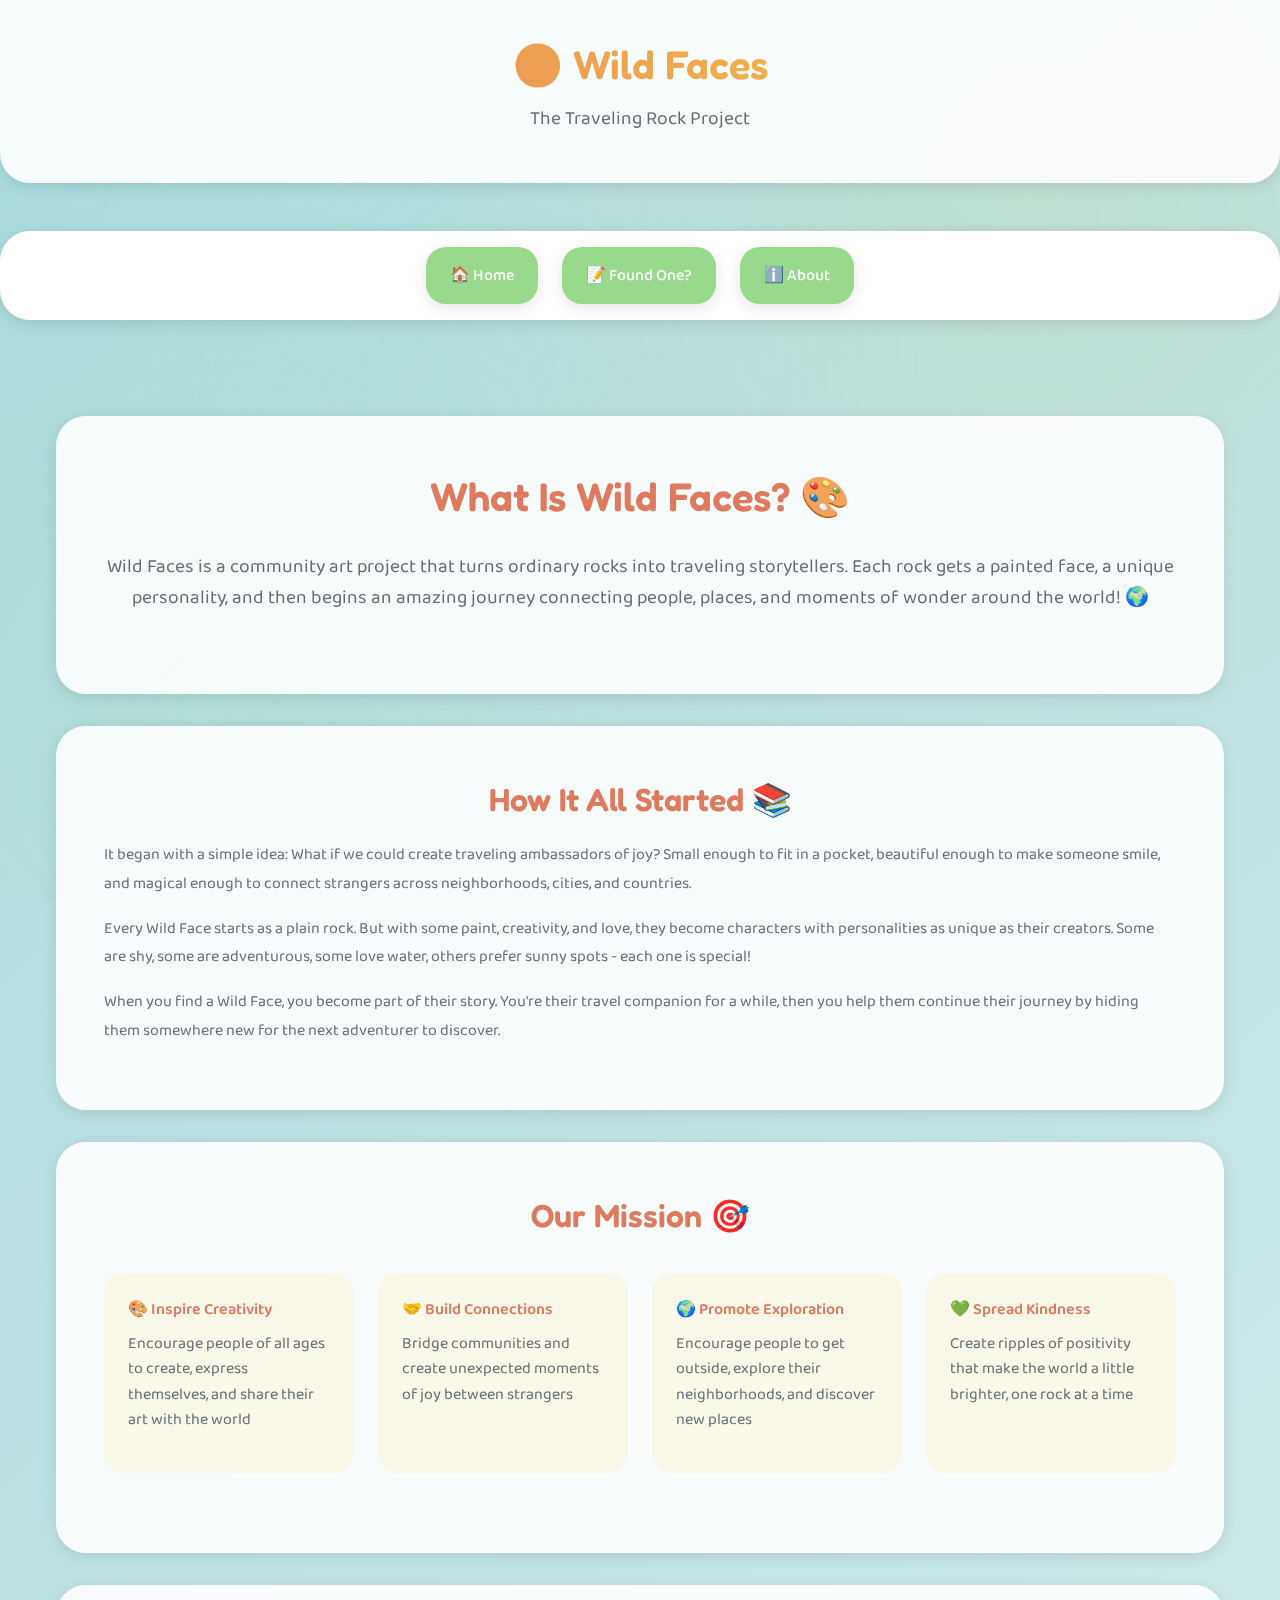
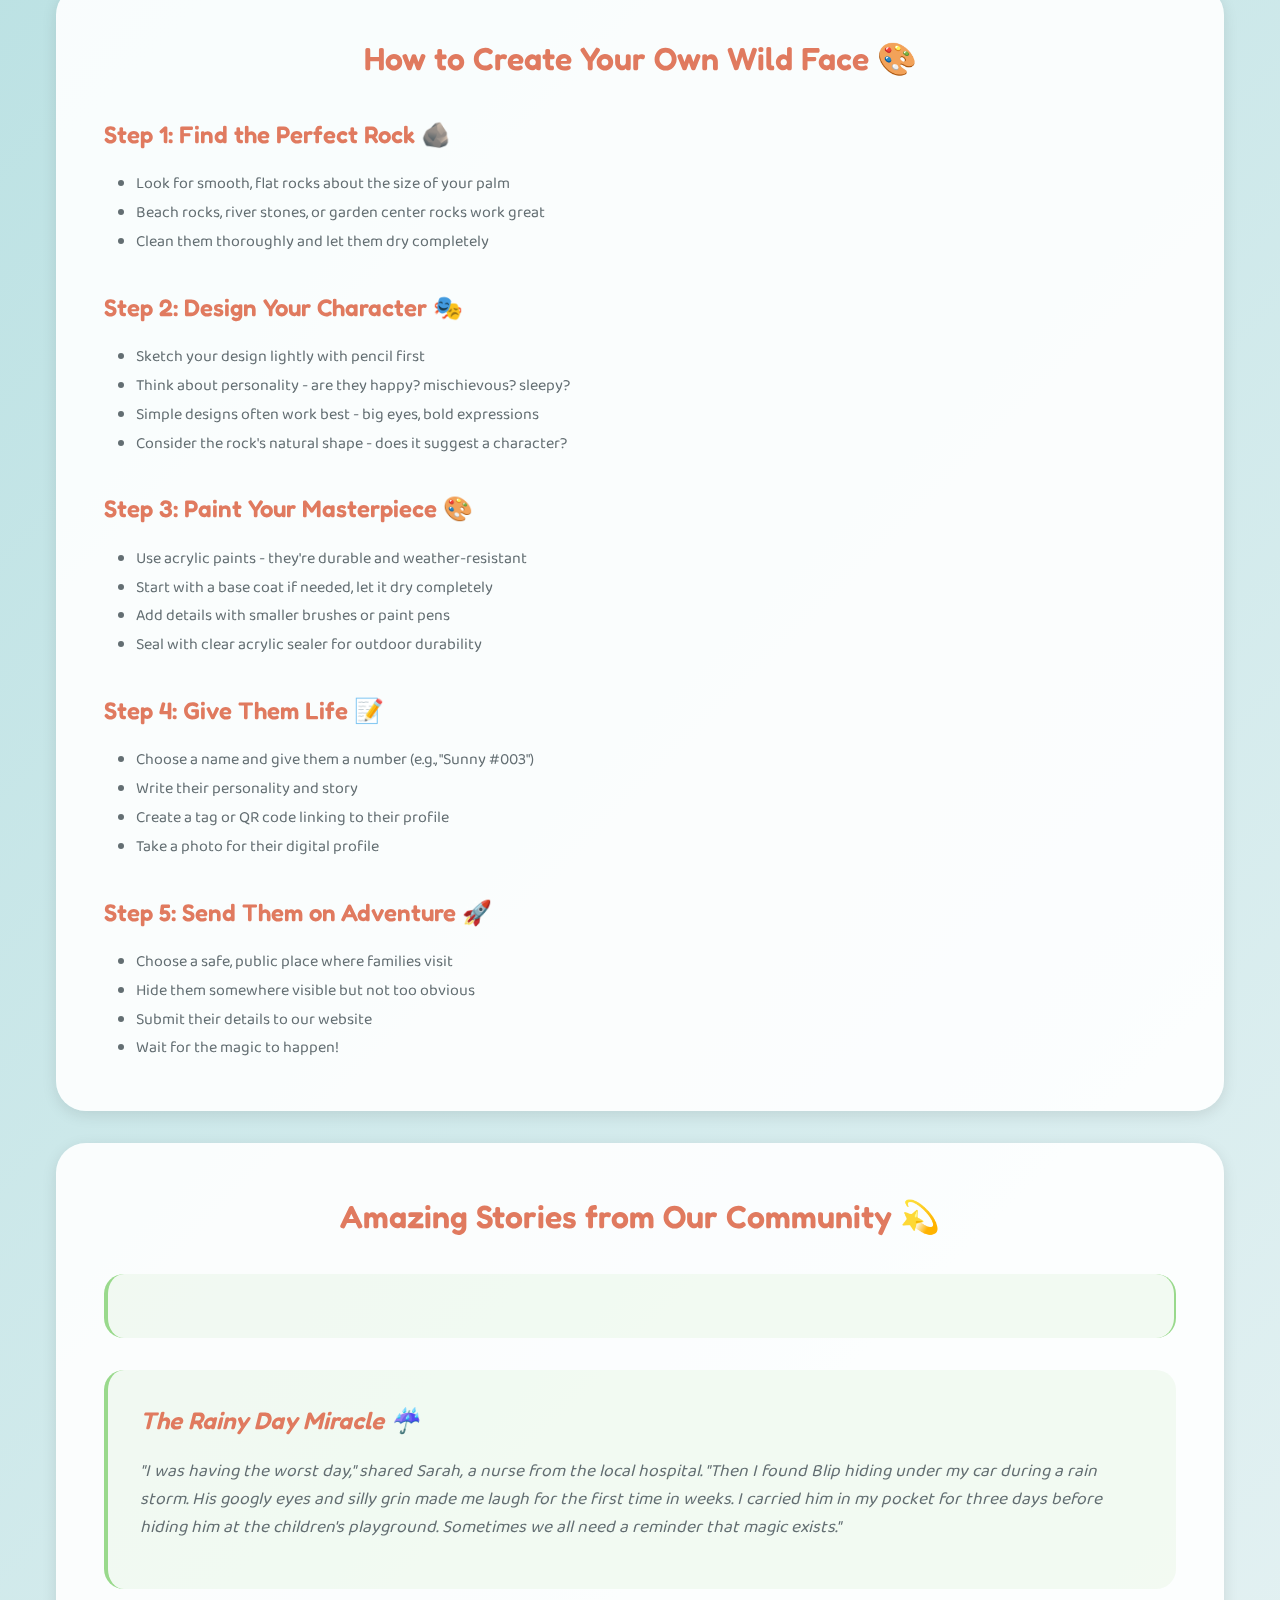
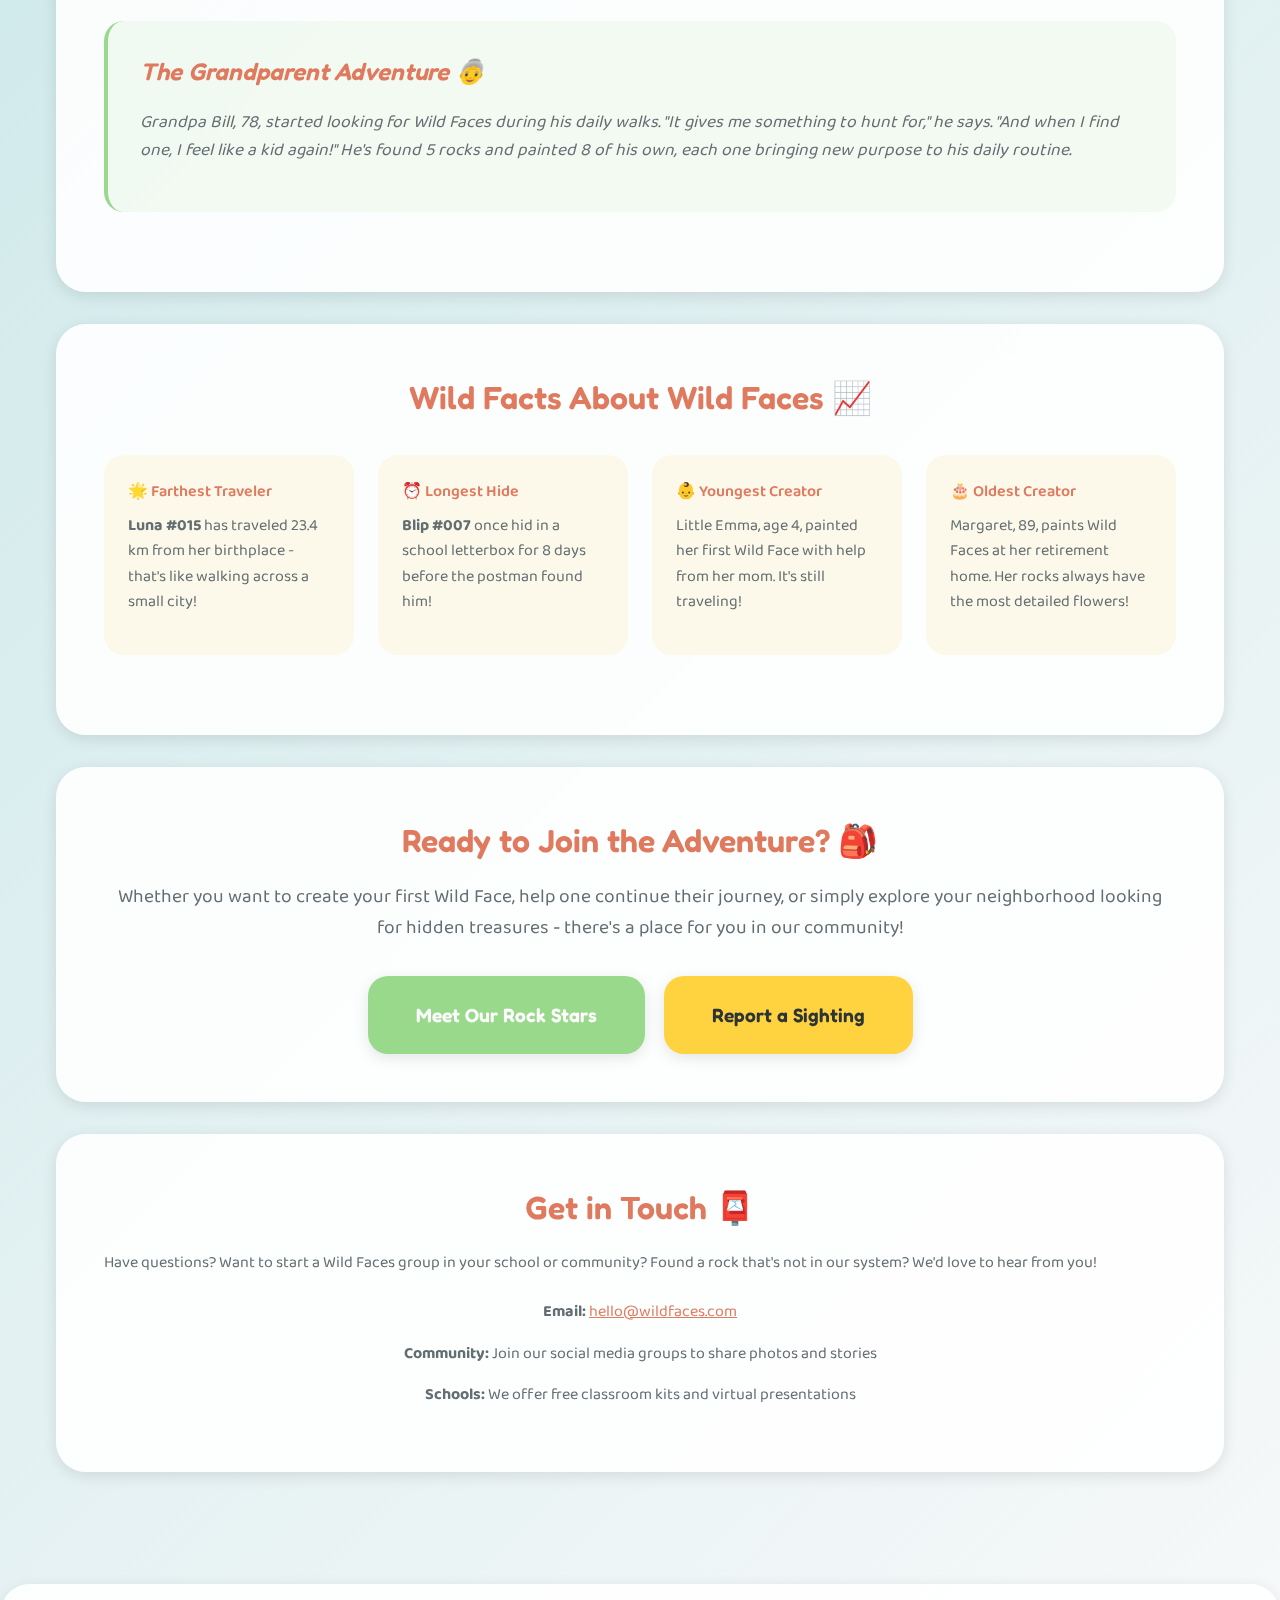
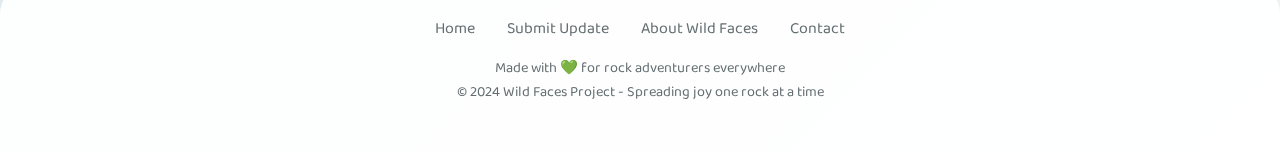
<file: wild-faces/about.html>
<!DOCTYPE html>
<html lang="en">
<head>
    <meta charset="UTF-8">
    <meta name="viewport" content="width=device-width, initial-scale=1.0">
    <title>About Wild Faces - The Story Behind the Project</title>
    <meta name="description" content="Learn about the Wild Faces project - how painted rocks with personalities travel the world, spreading joy and connecting communities through art and adventure.">
    <link rel="stylesheet" href="style.css">
</head>
<body>
    <header class="header">
        <div class="container">
            <h1 class="site-title">🌍 Wild Faces</h1>
            <p class="site-subtitle">The Traveling Rock Project</p>
        </div>
    </header>

    <nav class="nav">
        <div class="container">
            <ul class="nav-list">
                <li class="nav-item"><a href="index.html">🏠 Home</a></li>
                <li class="nav-item"><a href="submit.html">📝 Found One?</a></li>
                <li class="nav-item"><a href="about.html">ℹ️ About</a></li>
            </ul>
        </div>
    </nav>

    <main class="main-content">
        <div class="container">
            <!-- Hero Section -->
            <section class="intro-section">
                <h1>What Is Wild Faces? 🎨</h1>
                <p class="intro-text">
                    Wild Faces is a community art project that turns ordinary rocks into traveling storytellers. 
                    Each rock gets a painted face, a unique personality, and then begins an amazing journey 
                    connecting people, places, and moments of wonder around the world! 🌍
                </p>
            </section>

            <!-- The Story -->
            <section class="intro-section">
                <h2>How It All Started 📚</h2>
                <p style="text-align: left; color: var(--color-text-light); line-height: 1.8;">
                    It began with a simple idea: What if we could create traveling ambassadors of joy? 
                    Small enough to fit in a pocket, beautiful enough to make someone smile, and magical enough 
                    to connect strangers across neighborhoods, cities, and countries.
                </p>
                <p style="text-align: left; color: var(--color-text-light); line-height: 1.8;">
                    Every Wild Face starts as a plain rock. But with some paint, creativity, and love, 
                    they become characters with personalities as unique as their creators. Some are shy, 
                    some are adventurous, some love water, others prefer sunny spots - each one is special!
                </p>
                <p style="text-align: left; color: var(--color-text-light); line-height: 1.8;">
                    When you find a Wild Face, you become part of their story. You're their travel companion 
                    for a while, then you help them continue their journey by hiding them somewhere new for 
                    the next adventurer to discover.
                </p>
            </section>

            <!-- Mission -->
            <section class="intro-section">
                <h2>Our Mission 🎯</h2>
                <div class="rock-details">
                    <div class="detail-card">
                        <div class="detail-label">🎨 Inspire Creativity</div>
                        <p>Encourage people of all ages to create, express themselves, and share their art with the world</p>
                    </div>
                    <div class="detail-card">
                        <div class="detail-label">🤝 Build Connections</div>
                        <p>Bridge communities and create unexpected moments of joy between strangers</p>
                    </div>
                    <div class="detail-card">
                        <div class="detail-label">🌍 Promote Exploration</div>
                        <p>Encourage people to get outside, explore their neighborhoods, and discover new places</p>
                    </div>
                    <div class="detail-card">
                        <div class="detail-label">💚 Spread Kindness</div>
                        <p>Create ripples of positivity that make the world a little brighter, one rock at a time</p>
                    </div>
                </div>
            </section>

            <!-- How to Create -->
            <section class="intro-section">
                <h2>How to Create Your Own Wild Face 🎨</h2>
                <div style="text-align: left;">
                    <h3 style="color: var(--color-warm-clay); margin-top: 2rem;">Step 1: Find the Perfect Rock 🪨</h3>
                    <ul style="color: var(--color-text-light); line-height: 1.8; margin-left: 2rem;">
                        <li>Look for smooth, flat rocks about the size of your palm</li>
                        <li>Beach rocks, river stones, or garden center rocks work great</li>
                        <li>Clean them thoroughly and let them dry completely</li>
                    </ul>

                    <h3 style="color: var(--color-warm-clay); margin-top: 2rem;">Step 2: Design Your Character 🎭</h3>
                    <ul style="color: var(--color-text-light); line-height: 1.8; margin-left: 2rem;">
                        <li>Sketch your design lightly with pencil first</li>
                        <li>Think about personality - are they happy? mischievous? sleepy?</li>
                        <li>Simple designs often work best - big eyes, bold expressions</li>
                        <li>Consider the rock's natural shape - does it suggest a character?</li>
                    </ul>

                    <h3 style="color: var(--color-warm-clay); margin-top: 2rem;">Step 3: Paint Your Masterpiece 🎨</h3>
                    <ul style="color: var(--color-text-light); line-height: 1.8; margin-left: 2rem;">
                        <li>Use acrylic paints - they're durable and weather-resistant</li>
                        <li>Start with a base coat if needed, let it dry completely</li>
                        <li>Add details with smaller brushes or paint pens</li>
                        <li>Seal with clear acrylic sealer for outdoor durability</li>
                    </ul>

                    <h3 style="color: var(--color-warm-clay); margin-top: 2rem;">Step 4: Give Them Life 📝</h3>
                    <ul style="color: var(--color-text-light); line-height: 1.8; margin-left: 2rem;">
                        <li>Choose a name and give them a number (e.g., "Sunny #003")</li>
                        <li>Write their personality and story</li>
                        <li>Create a tag or QR code linking to their profile</li>
                        <li>Take a photo for their digital profile</li>
                    </ul>

                    <h3 style="color: var(--color-warm-clay); margin-top: 2rem;">Step 5: Send Them on Adventure 🚀</h3>
                    <ul style="color: var(--color-text-light); line-height: 1.8; margin-left: 2rem;">
                        <li>Choose a safe, public place where families visit</li>
                        <li>Hide them somewhere visible but not too obvious</li>
                        <li>Submit their details to our website</li>
                        <li>Wait for the magic to happen!</li>
                    </ul>
                </div>
            </section>

            <!-- Impact Stories -->
            <section class="intro-section">
                <h2>Amazing Stories from Our Community 💫</h2>
                
                <div class="rock-story">
                    <h3 style="color: var(--color-warm-clay);">The Classroom Connection 🏫</h3>
                    <p>Mrs. Johnson's 3rd grade class painted 12 Wild Faces as an art project. 
                    Six months later, they'd received updates from 3 different countries! 
                    The children now have pen pals in Australia, Canada, and Sweden - all because 
                    someone found their traveling rocks and wanted to share the experience.</p>
                </div>

                <div class="rock-story">
                    <h3 style="color: var(--color-warm-clay);">The Rainy Day Miracle ☔</h3>
                    <p>"I was having the worst day," shared Sarah, a nurse from the local hospital. 
                    "Then I found Blip hiding under my car during a rain storm. His googly eyes and 
                    silly grin made me laugh for the first time in weeks. I carried him in my pocket 
                    for three days before hiding him at the children's playground. Sometimes we all need 
                    a reminder that magic exists."</p>
                </div>

                <div class="rock-story">
                    <h3 style="color: var(--color-warm-clay);">The Grandparent Adventure 👵</h3>
                    <p>Grandpa Bill, 78, started looking for Wild Faces during his daily walks. 
                    "It gives me something to hunt for," he says. "And when I find one, I feel like 
                    a kid again!" He's found 5 rocks and painted 8 of his own, each one bringing 
                    new purpose to his daily routine.</p>
                </div>
            </section>

            <!-- Fun Facts -->
            <section class="intro-section">
                <h2>Wild Facts About Wild Faces 📈</h2>
                <div class="rock-details">
                    <div class="detail-card">
                        <div class="detail-label">🌟 Farthest Traveler</div>
                        <p><strong>Luna #015</strong> has traveled 23.4 km from her birthplace - that's like walking across a small city!</p>
                    </div>
                    <div class="detail-card">
                        <div class="detail-label">⏰ Longest Hide</div>
                        <p><strong>Blip #007</strong> once hid in a school letterbox for 8 days before the postman found him!</p>
                    </div>
                    <div class="detail-card">
                        <div class="detail-label">👶 Youngest Creator</div>
                        <p>Little Emma, age 4, painted her first Wild Face with help from her mom. It's still traveling!</p>
                    </div>
                    <div class="detail-card">
                        <div class="detail-label">🎂 Oldest Creator</div>
                        <p>Margaret, 89, paints Wild Faces at her retirement home. Her rocks always have the most detailed flowers!</p>
                    </div>
                </div>
            </section>

            <!-- Call to Action -->
            <section class="intro-section">
                <h2>Ready to Join the Adventure? 🎒</h2>
                <p class="intro-text">
                    Whether you want to create your first Wild Face, help one continue their journey, 
                    or simply explore your neighborhood looking for hidden treasures - there's a place 
                    for you in our community!
                </p>
                <div style="margin-top: 2rem;">
                    <a href="index.html" class="btn btn-large btn-primary">Meet Our Rock Stars</a>
                    <a href="submit.html" class="btn btn-large" style="margin-left: 1rem;">Report a Sighting</a>
                </div>
            </section>

            <!-- Contact -->
            <section class="intro-section">
                <h2>Get in Touch 📮</h2>
                <p style="text-align: left; color: var(--color-text-light);">
                    Have questions? Want to start a Wild Faces group in your school or community? 
                    Found a rock that's not in our system? We'd love to hear from you!
                </p>
                <div style="margin-top: 1.5rem;">
                    <p><strong>Email:</strong> <a href="mailto:hello@wildfaces.com" style="color: var(--color-warm-clay);">hello@wildfaces.com</a></p>
                    <p><strong>Community:</strong> Join our social media groups to share photos and stories</p>
                    <p><strong>Schools:</strong> We offer free classroom kits and virtual presentations</p>
                </div>
            </section>
        </div>
    </main>

    <footer class="footer">
        <div class="container">
            <ul class="footer-links">
                <li><a href="index.html">Home</a></li>
                <li><a href="submit.html">Submit Update</a></li>
                <li><a href="about.html">About Wild Faces</a></li>
                <li><a href="mailto:hello@wildfaces.com">Contact</a></li>
            </ul>
            <p style="color: var(--color-text-light); font-size: 0.9rem;">
                Made with 💚 for rock adventurers everywhere<br>
                © 2024 Wild Faces Project - Spreading joy one rock at a time
            </p>
        </div>
    </footer>

    <!-- Include JavaScript -->
    <script src="data.js"></script>
    <script src="script.js"></script>
</body>
</html>
</file>
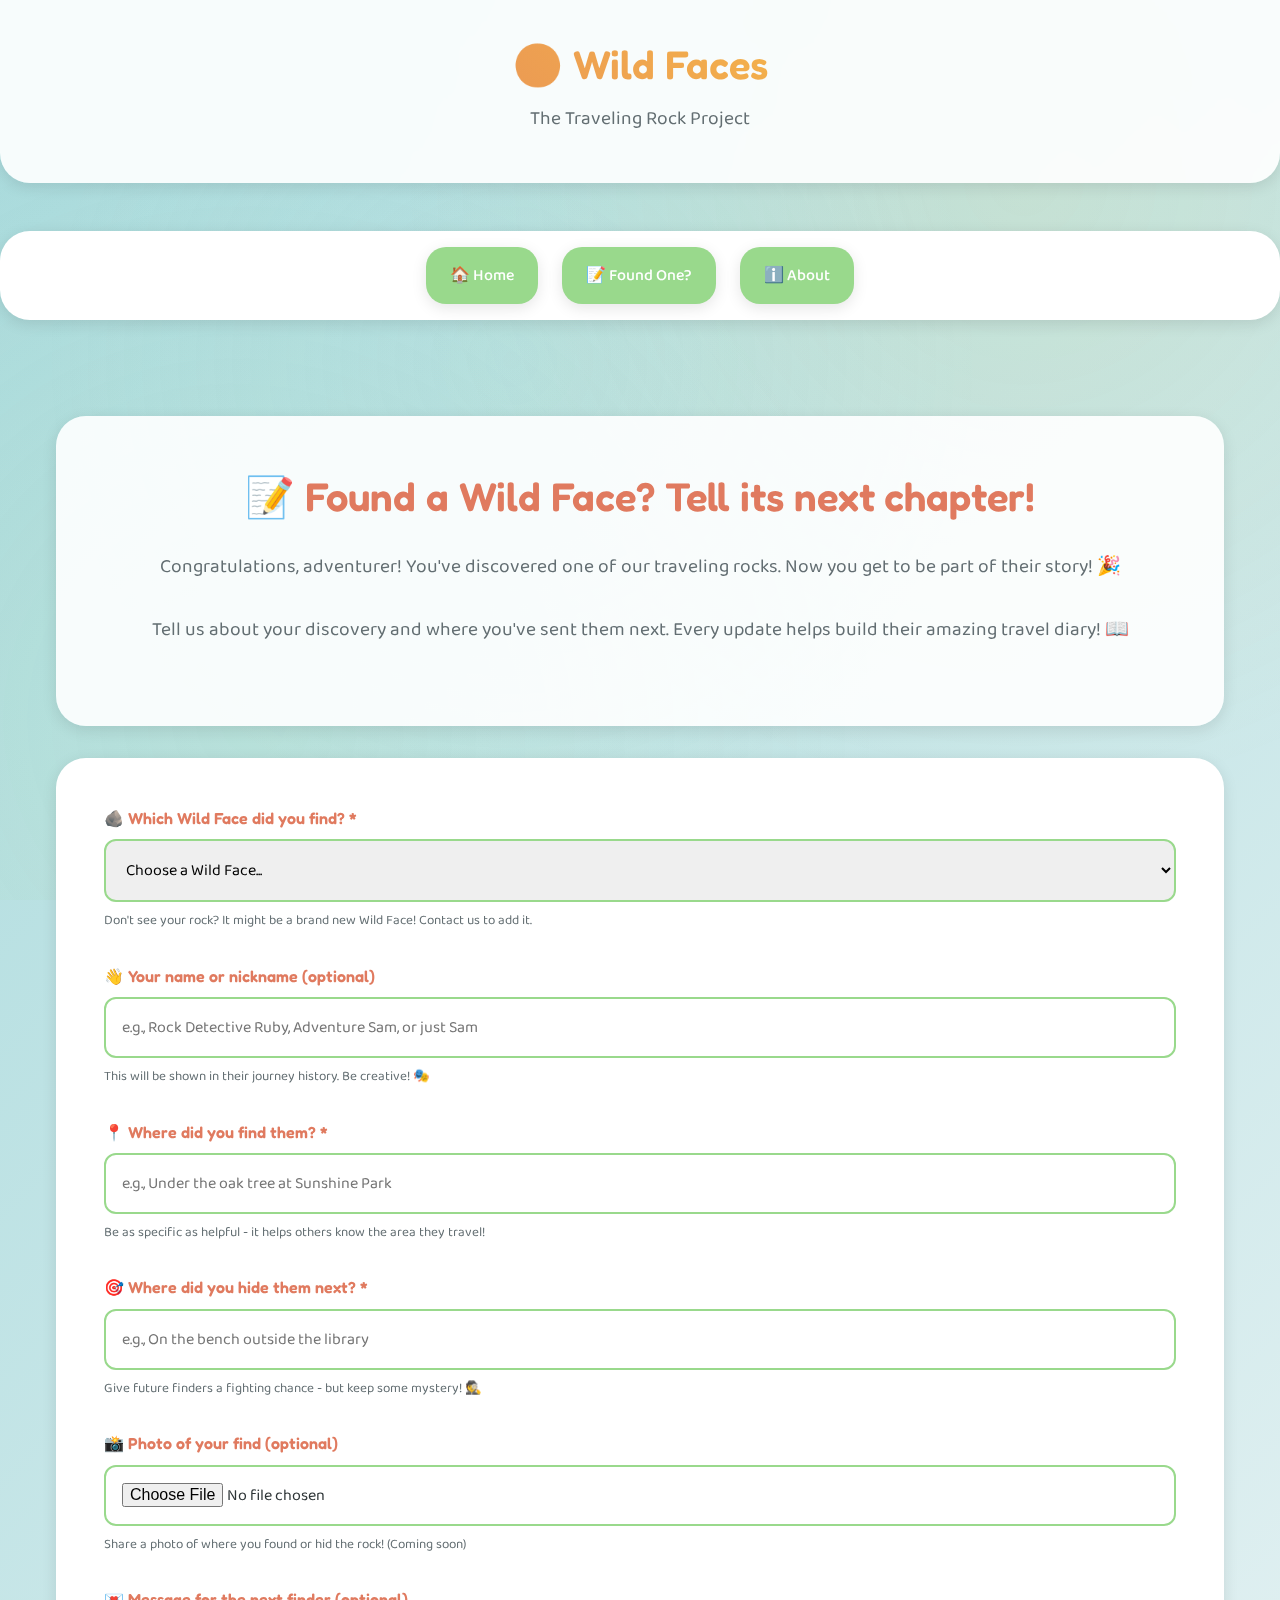
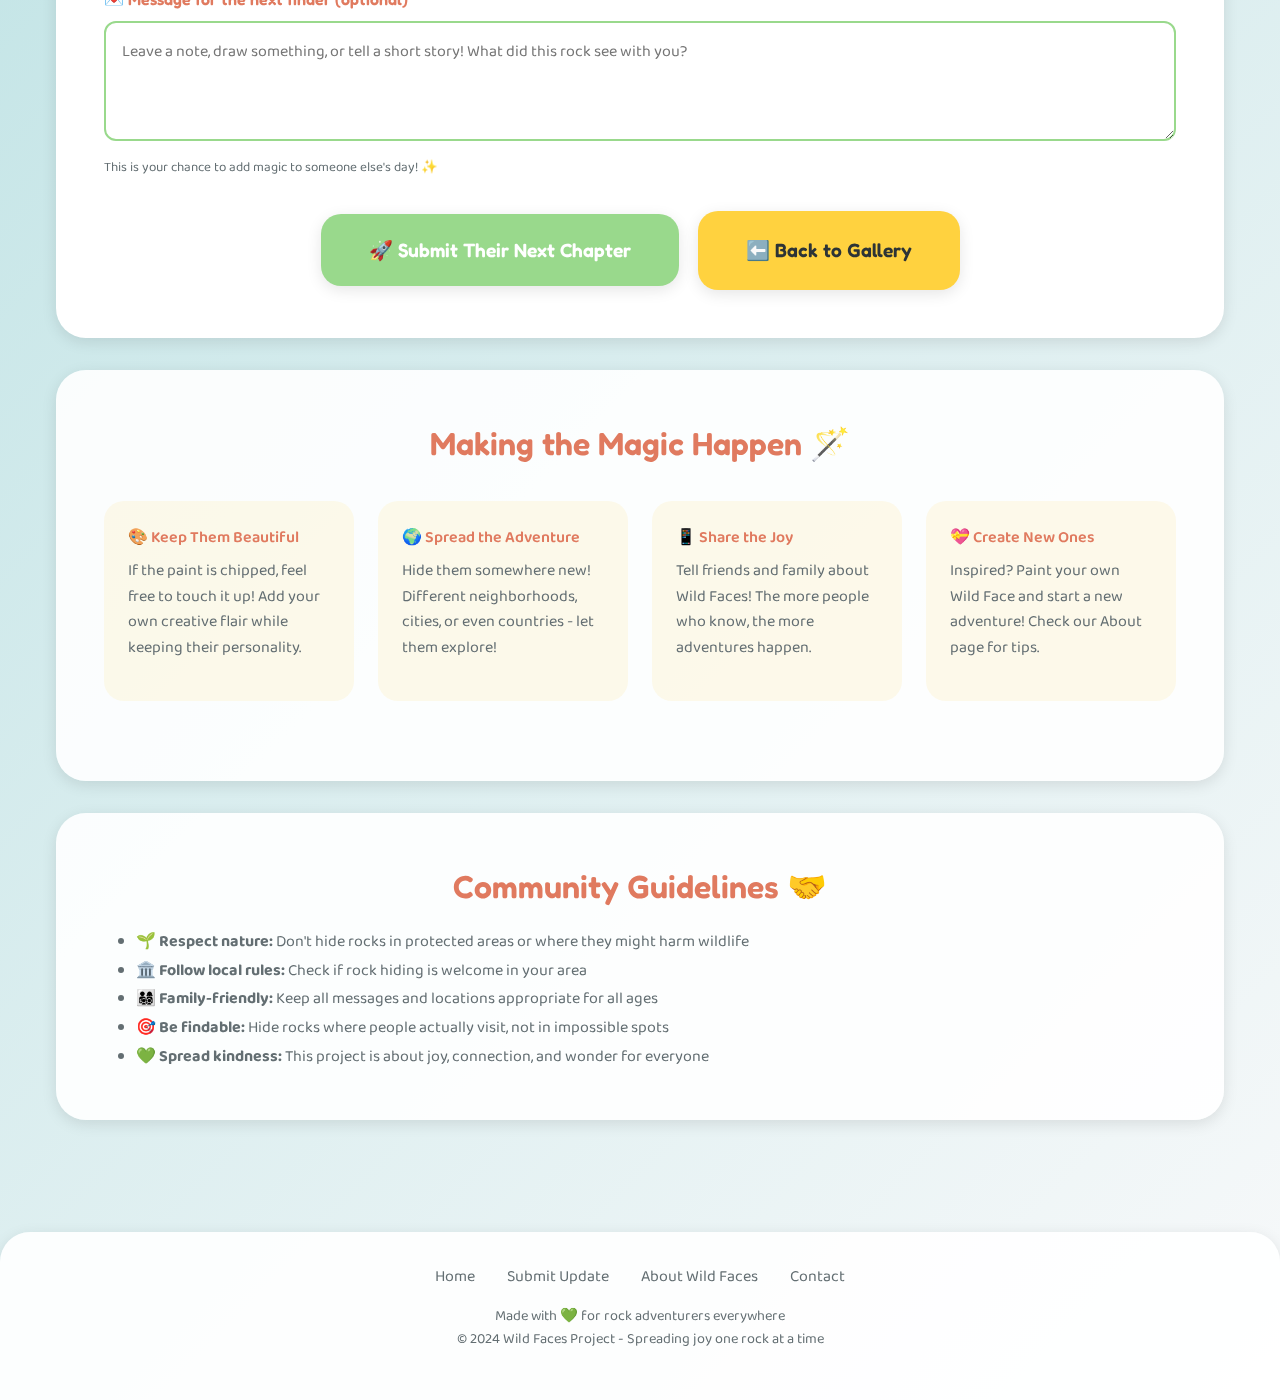
<file: wild-faces/submit.html>
<!DOCTYPE html>
<html lang="en">
<head>
    <meta charset="UTF-8">
    <meta name="viewport" content="width=device-width, initial-scale=1.0">
    <title>Found a Wild Face? - Wild Faces</title>
    <meta name="description" content="Found one of our traveling Wild Faces? Tell us about your discovery and help continue their journey around the world!">
    <link rel="stylesheet" href="style.css">
</head>
<body>
    <header class="header">
        <div class="container">
            <h1 class="site-title">🌍 Wild Faces</h1>
            <p class="site-subtitle">The Traveling Rock Project</p>
        </div>
    </header>

    <nav class="nav">
        <div class="container">
            <ul class="nav-list">
                <li class="nav-item"><a href="index.html">🏠 Home</a></li>
                <li class="nav-item"><a href="submit.html">📝 Found One?</a></li>
                <li class="nav-item"><a href="about.html">ℹ️ About</a></li>
            </ul>
        </div>
    </nav>

    <main class="main-content">
        <div class="container">
            <!-- Header Section -->
            <section class="intro-section">
                <h1>📝 Found a Wild Face? Tell its next chapter!</h1>
                <p class="intro-text">
                    Congratulations, adventurer! You've discovered one of our traveling rocks. 
                    Now you get to be part of their story! 🎉
                </p>
                <p class="intro-text">
                    Tell us about your discovery and where you've sent them next. 
                    Every update helps build their amazing travel diary! 📖
                </p>
            </section>

            <!-- Success Message (Hidden by default) -->
            <div id="success-message" class="success-message">
                <h3>🎉 Thank you, amazing rock traveler!</h3>
                <p>Your update has been added to the story! The Wild Face you found is so lucky to have met you. 
                Keep exploring and maybe you'll find another rock friend soon! 🌟</p>
            </div>

            <!-- Submission Form -->
            <div class="form-container">
                <form id="submit-form">
                    <div class="form-group">
                        <label for="rock-select" class="form-label">
                            🪨 Which Wild Face did you find? *
                        </label>
                        <select id="rock-select" name="rock-id" class="form-select" required>
                            <!-- Options will be populated by JavaScript -->
                            <option value="">Loading Wild Faces...</option>
                        </select>
                        <small style="color: var(--color-text-light); margin-top: 0.5rem; display: block;">
                            Don't see your rock? It might be a brand new Wild Face! Contact us to add it.
                        </small>
                    </div>

                    <div class="form-group">
                        <label for="finder-name" class="form-label">
                            👋 Your name or nickname (optional)
                        </label>
                        <input type="text" id="finder-name" name="finder-name" class="form-input" 
                               placeholder="e.g., Rock Detective Ruby, Adventure Sam, or just Sam">
                        <small style="color: var(--color-text-light); margin-top: 0.5rem; display: block;">
                            This will be shown in their journey history. Be creative! 🎭
                        </small>
                    </div>

                    <div class="form-group">
                        <label for="found-location" class="form-label">
                            📍 Where did you find them? *
                        </label>
                        <input type="text" id="found-location" name="found-location" class="form-input" 
                               placeholder="e.g., Under the oak tree at Sunshine Park" required>
                        <small style="color: var(--color-text-light); margin-top: 0.5rem; display: block;">
                            Be as specific as helpful - it helps others know the area they travel!
                        </small>
                    </div>

                    <div class="form-group">
                        <label for="hidden-location" class="form-label">
                            🎯 Where did you hide them next? *
                        </label>
                        <input type="text" id="hidden-location" name="hidden-location" class="form-input" 
                               placeholder="e.g., On the bench outside the library" required>
                        <small style="color: var(--color-text-light); margin-top: 0.5rem; display: block;">
                            Give future finders a fighting chance - but keep some mystery! 🕵️
                        </small>
                    </div>

                    <div class="form-group">
                        <label for="photo-upload" class="form-label">
                            📸 Photo of your find (optional)
                        </label>
                        <input type="file" id="photo-upload" name="photo" class="form-input" 
                               accept="image/*">
                        <small style="color: var(--color-text-light); margin-top: 0.5rem; display: block;">
                            Share a photo of where you found or hid the rock! (Coming soon)
                        </small>
                    </div>

                    <div class="form-group">
                        <label for="message" class="form-label">
                            💌 Message for the next finder (optional)
                        </label>
                        <textarea id="message" name="message" class="form-textarea" 
                                  placeholder="Leave a note, draw something, or tell a short story! What did this rock see with you?"></textarea>
                        <small style="color: var(--color-text-light); margin-top: 0.5rem; display: block;">
                            This is your chance to add magic to someone else's day! ✨
                        </small>
                    </div>

                    <div style="text-align: center; margin-top: 2rem;">
                        <button type="submit" class="btn btn-large btn-primary">
                            🚀 Submit Their Next Chapter
                        </button>
                        <a href="index.html" class="btn btn-large" style="margin-left: 1rem;">
                            ⬅️ Back to Gallery
                        </a>
                    </div>
                </form>
            </div>

            <!-- Tips Section -->
            <section class="intro-section">
                <h2>Making the Magic Happen 🪄</h2>
                <div class="rock-details">
                    <div class="detail-card">
                        <div class="detail-label">🎨 Keep Them Beautiful</div>
                        <p>If the paint is chipped, feel free to touch it up! Add your own creative flair while keeping their personality.</p>
                    </div>
                    <div class="detail-card">
                        <div class="detail-label">🌍 Spread the Adventure</div>
                        <p>Hide them somewhere new! Different neighborhoods, cities, or even countries - let them explore!</p>
                    </div>
                    <div class="detail-card">
                        <div class="detail-label">📱 Share the Joy</div>
                        <p>Tell friends and family about Wild Faces! The more people who know, the more adventures happen.</p>
                    </div>
                    <div class="detail-card">
                        <div class="detail-label">💝 Create New Ones</div>
                        <p>Inspired? Paint your own Wild Face and start a new adventure! Check our About page for tips.</p>
                    </div>
                </div>
            </section>

            <!-- Community Guidelines -->
            <section class="intro-section">
                <h2>Community Guidelines 🤝</h2>
                <div style="text-align: left;">
                    <ul style="color: var(--color-text-light); line-height: 1.8; margin-left: 2rem;">
                        <li>🌱 <strong>Respect nature:</strong> Don't hide rocks in protected areas or where they might harm wildlife</li>
                        <li>🏛️ <strong>Follow local rules:</strong> Check if rock hiding is welcome in your area</li>
                        <li>👨‍👩‍👧‍👦 <strong>Family-friendly:</strong> Keep all messages and locations appropriate for all ages</li>
                        <li>🎯 <strong>Be findable:</strong> Hide rocks where people actually visit, not in impossible spots</li>
                        <li>💚 <strong>Spread kindness:</strong> This project is about joy, connection, and wonder for everyone</li>
                    </ul>
                </div>
            </section>
        </div>
    </main>

    <footer class="footer">
        <div class="container">
            <ul class="footer-links">
                <li><a href="index.html">Home</a></li>
                <li><a href="submit.html">Submit Update</a></li>
                <li><a href="about.html">About Wild Faces</a></li>
                <li><a href="mailto:hello@wildfaces.com">Contact</a></li>
            </ul>
            <p style="color: var(--color-text-light); font-size: 0.9rem;">
                Made with 💚 for rock adventurers everywhere<br>
                © 2024 Wild Faces Project - Spreading joy one rock at a time
            </p>
        </div>
    </footer>

    <!-- Include JavaScript -->
    <script src="data.js"></script>
    <script src="script.js"></script>
</body>
</html>
</file>
<file: wild-faces/style.css>
/* Wild Faces - Whimsical Nature-Inspired Design System */

/* Import Google Fonts */
@import url('https://fonts.googleapis.com/css2?family=Fredoka:wght@300;400;500;600&family=Baloo+2:wght@400;500;600;700&display=swap');

/* CSS Variables for Design System */
:root {
  --color-sky-blue: #a8dadc;
  --color-leafy-green: #99d98c;
  --color-stone-gray: #9d9d9d;
  --color-sunflower-yellow: #ffd23f;
  --color-warm-clay: #e07a5f;
  --color-cream: #f8f9fa;
  --color-soft-white: #ffffff;
  --color-text-dark: #2d3436;
  --color-text-light: #636e72;
  
  --font-heading: 'Fredoka', cursive;
  --font-body: 'Baloo 2', cursive;
  
  --border-radius: 20px;
  --border-radius-small: 12px;
  --border-radius-large: 30px;
  
  --shadow-soft: 0 4px 15px rgba(0, 0, 0, 0.1);
  --shadow-hover: 0 8px 25px rgba(0, 0, 0, 0.15);
  
  --spacing-xs: 0.5rem;
  --spacing-sm: 1rem;
  --spacing-md: 1.5rem;
  --spacing-lg: 2rem;
  --spacing-xl: 3rem;
}

/* Reset and Base Styles */
* {
  margin: 0;
  padding: 0;
  box-sizing: border-box;
}

body {
  font-family: var(--font-body);
  background: linear-gradient(135deg, var(--color-sky-blue) 0%, var(--color-cream) 100%);
  min-height: 100vh;
  color: var(--color-text-dark);
  line-height: 1.6;
  overflow-x: hidden;
}

/* Background Pattern (Optional) */
body::before {
  content: '';
  position: fixed;
  top: 0;
  left: 0;
  width: 100%;
  height: 100%;
  background-image: 
    radial-gradient(circle at 20% 80%, rgba(153, 217, 140, 0.1) 0%, transparent 50%),
    radial-gradient(circle at 80% 20%, rgba(255, 210, 63, 0.1) 0%, transparent 50%),
    radial-gradient(circle at 40% 40%, rgba(168, 218, 220, 0.1) 0%, transparent 50%);
  pointer-events: none;
  z-index: -1;
}

/* Typography */
h1, h2, h3, h4, h5, h6 {
  font-family: var(--font-heading);
  font-weight: 600;
  margin-bottom: var(--spacing-sm);
}

h1 {
  font-size: 2.5rem;
  color: var(--color-warm-clay);
  text-align: center;
  margin-bottom: var(--spacing-md);
}

h2 {
  font-size: 2rem;
  color: var(--color-warm-clay);
}

h3 {
  font-size: 1.5rem;
  color: var(--color-text-dark);
}

p {
  margin-bottom: var(--spacing-sm);
  color: var(--color-text-light);
}

/* Container and Layout */
.container {
  max-width: 1200px;
  margin: 0 auto;
  padding: 0 var(--spacing-sm);
}

.main-content {
  min-height: calc(100vh - 200px);
  padding: var(--spacing-lg) 0;
}

/* Header */
.header {
  background: rgba(255, 255, 255, 0.9);
  backdrop-filter: blur(10px);
  border-radius: 0 0 var(--border-radius-large) var(--border-radius-large);
  padding: var(--spacing-lg) 0;
  margin-bottom: var(--spacing-xl);
  box-shadow: var(--shadow-soft);
}

.site-title {
  font-size: 2.5rem;
  background: linear-gradient(45deg, var(--color-warm-clay), var(--color-sunflower-yellow));
  -webkit-background-clip: text;
  -webkit-text-fill-color: transparent;
  background-clip: text;
  text-align: center;
  margin-bottom: var(--spacing-xs);
}

.site-subtitle {
  text-align: center;
  color: var(--color-text-light);
  font-size: 1.2rem;
  font-weight: 400;
}

/* Navigation */
.nav {
  background: var(--color-soft-white);
  border-radius: var(--border-radius-large);
  padding: var(--spacing-sm);
  margin: var(--spacing-lg) 0;
  box-shadow: var(--shadow-soft);
}

.nav-list {
  list-style: none;
  display: flex;
  justify-content: center;
  gap: var(--spacing-md);
  flex-wrap: wrap;
}

.nav-item a {
  display: inline-block;
  padding: var(--spacing-sm) var(--spacing-md);
  background: var(--color-leafy-green);
  color: white;
  text-decoration: none;
  border-radius: var(--border-radius);
  font-weight: 500;
  transition: all 0.3s ease;
  box-shadow: var(--shadow-soft);
}

.nav-item a:hover {
  background: var(--color-warm-clay);
  transform: translateY(-2px);
  box-shadow: var(--shadow-hover);
}

/* Rock Gallery Grid */
.rock-gallery {
  display: grid;
  grid-template-columns: repeat(auto-fit, minmax(300px, 1fr));
  gap: var(--spacing-lg);
  margin: var(--spacing-xl) 0;
}

.rock-card {
  background: var(--color-soft-white);
  border-radius: var(--border-radius-large);
  padding: var(--spacing-lg);
  text-align: center;
  box-shadow: var(--shadow-soft);
  transition: all 0.3s ease;
  cursor: pointer;
  text-decoration: none;
  color: inherit;
  border: 3px solid transparent;
}

.rock-card:hover {
  transform: translateY(-5px) scale(1.02);
  box-shadow: var(--shadow-hover);
  border-color: var(--color-sunflower-yellow);
}

.rock-image {
  width: 120px;
  height: 120px;
  border-radius: 50%;
  object-fit: cover;
  margin: 0 auto var(--spacing-md);
  border: 4px solid var(--color-leafy-green);
  box-shadow: var(--shadow-soft);
}

.rock-name {
  font-size: 1.5rem;
  font-weight: 600;
  color: var(--color-warm-clay);
  margin-bottom: var(--spacing-xs);
}

.rock-location {
  color: var(--color-text-light);
  font-size: 0.9rem;
  margin-bottom: var(--spacing-sm);
}

.rock-date {
  color: var(--color-stone-gray);
  font-size: 0.8rem;
  font-style: italic;
}

/* Rock Profile Page */
.rock-profile {
  background: var(--color-soft-white);
  border-radius: var(--border-radius-large);
  padding: var(--spacing-xl);
  margin: var(--spacing-lg) 0;
  box-shadow: var(--shadow-soft);
  text-align: center;
}

.rock-profile .rock-image {
  width: 200px;
  height: 200px;
  margin-bottom: var(--spacing-lg);
}

.rock-story {
  background: rgba(153, 217, 140, 0.1);
  border-radius: var(--border-radius);
  padding: var(--spacing-lg);
  margin: var(--spacing-lg) 0;
  border-left: 4px solid var(--color-leafy-green);
  font-style: italic;
  font-size: 1.1rem;
  text-align: left;
}

.rock-details {
  display: grid;
  grid-template-columns: repeat(auto-fit, minmax(250px, 1fr));
  gap: var(--spacing-md);
  margin: var(--spacing-lg) 0;
}

.detail-card {
  background: rgba(255, 210, 63, 0.1);
  border-radius: var(--border-radius);
  padding: var(--spacing-md);
  text-align: left;
}

.detail-label {
  font-weight: 600;
  color: var(--color-warm-clay);
  margin-bottom: var(--spacing-xs);
}

/* Sightings History */
.sightings-list {
  background: var(--color-soft-white);
  border-radius: var(--border-radius);
  padding: var(--spacing-lg);
  margin: var(--spacing-lg) 0;
  box-shadow: var(--shadow-soft);
}

.sighting-item {
  padding: var(--spacing-sm);
  border-bottom: 1px solid rgba(153, 217, 140, 0.3);
  display: flex;
  justify-content: space-between;
  align-items: center;
}

.sighting-item:last-child {
  border-bottom: none;
}

/* Buttons */
.btn {
  display: inline-block;
  padding: var(--spacing-sm) var(--spacing-lg);
  background: var(--color-sunflower-yellow);
  color: var(--color-text-dark);
  text-decoration: none;
  border-radius: var(--border-radius);
  font-weight: 600;
  font-family: var(--font-heading);
  border: none;
  cursor: pointer;
  transition: all 0.3s ease;
  box-shadow: var(--shadow-soft);
  font-size: 1rem;
}

.btn:hover {
  background: var(--color-warm-clay);
  color: white;
  transform: translateY(-2px);
  box-shadow: var(--shadow-hover);
}

.btn-primary {
  background: var(--color-leafy-green);
  color: white;
}

.btn-primary:hover {
  background: var(--color-warm-clay);
}

.btn-large {
  padding: var(--spacing-md) var(--spacing-xl);
  font-size: 1.2rem;
}

/* Forms */
.form-container {
  background: var(--color-soft-white);
  border-radius: var(--border-radius-large);
  padding: var(--spacing-xl);
  margin: var(--spacing-lg) 0;
  box-shadow: var(--shadow-soft);
}

.form-group {
  margin-bottom: var(--spacing-lg);
}

.form-label {
  display: block;
  font-weight: 600;
  color: var(--color-warm-clay);
  margin-bottom: var(--spacing-xs);
  font-family: var(--font-heading);
}

.form-input, .form-select, .form-textarea {
  width: 100%;
  padding: var(--spacing-sm);
  border: 2px solid var(--color-leafy-green);
  border-radius: var(--border-radius-small);
  font-family: var(--font-body);
  font-size: 1rem;
  transition: border-color 0.3s ease;
}

.form-input:focus, .form-select:focus, .form-textarea:focus {
  outline: none;
  border-color: var(--color-warm-clay);
  box-shadow: 0 0 0 3px rgba(224, 122, 95, 0.1);
}

.form-textarea {
  min-height: 120px;
  resize: vertical;
}

/* Intro Section */
.intro-section {
  background: rgba(255, 255, 255, 0.9);
  border-radius: var(--border-radius-large);
  padding: var(--spacing-xl);
  margin: var(--spacing-lg) 0;
  text-align: center;
  box-shadow: var(--shadow-soft);
}

.intro-text {
  font-size: 1.2rem;
  color: var(--color-text-light);
  margin-bottom: var(--spacing-lg);
}

/* Footer */
.footer {
  background: rgba(255, 255, 255, 0.9);
  border-radius: var(--border-radius-large) var(--border-radius-large) 0 0;
  padding: var(--spacing-lg);
  text-align: center;
  margin-top: var(--spacing-xl);
  box-shadow: var(--shadow-soft);
}

.footer-links {
  list-style: none;
  display: flex;
  justify-content: center;
  gap: var(--spacing-lg);
  flex-wrap: wrap;
  margin-bottom: var(--spacing-sm);
}

.footer-links a {
  color: var(--color-text-light);
  text-decoration: none;
  transition: color 0.3s ease;
}

.footer-links a:hover {
  color: var(--color-warm-clay);
}

/* Success Message */
.success-message {
  background: rgba(153, 217, 140, 0.2);
  border: 2px solid var(--color-leafy-green);
  border-radius: var(--border-radius);
  padding: var(--spacing-lg);
  margin: var(--spacing-lg) 0;
  text-align: center;
  display: none;
}

.success-message.show {
  display: block;
}

/* 404 Page */
.lost-rock {
  text-align: center;
  padding: var(--spacing-xl) 0;
}

.lost-rock-emoji {
  font-size: 8rem;
  margin-bottom: var(--spacing-lg);
  animation: bounce 2s infinite;
}

@keyframes bounce {
  0%, 20%, 50%, 80%, 100% {
    transform: translateY(0);
  }
  40% {
    transform: translateY(-20px);
  }
  60% {
    transform: translateY(-10px);
  }
}

/* Responsive Design */
@media (max-width: 768px) {
  .site-title {
    font-size: 2rem;
  }
  
  .site-subtitle {
    font-size: 1rem;
  }
  
  .rock-gallery {
    grid-template-columns: 1fr;
    gap: var(--spacing-md);
  }
  
  .nav-list {
    gap: var(--spacing-sm);
  }
  
  .nav-item a {
    padding: var(--spacing-xs) var(--spacing-sm);
    font-size: 0.9rem;
  }
  
  .rock-details {
    grid-template-columns: 1fr;
  }
  
  .footer-links {
    gap: var(--spacing-sm);
  }
}

@media (max-width: 480px) {
  .container {
    padding: 0 var(--spacing-xs);
  }
  
  .rock-profile, .form-container, .intro-section {
    padding: var(--spacing-md);
  }
  
  .rock-profile .rock-image {
    width: 150px;
    height: 150px;
  }
  
  .btn-large {
    padding: var(--spacing-sm) var(--spacing-md);
    font-size: 1rem;
  }
}
</file>
